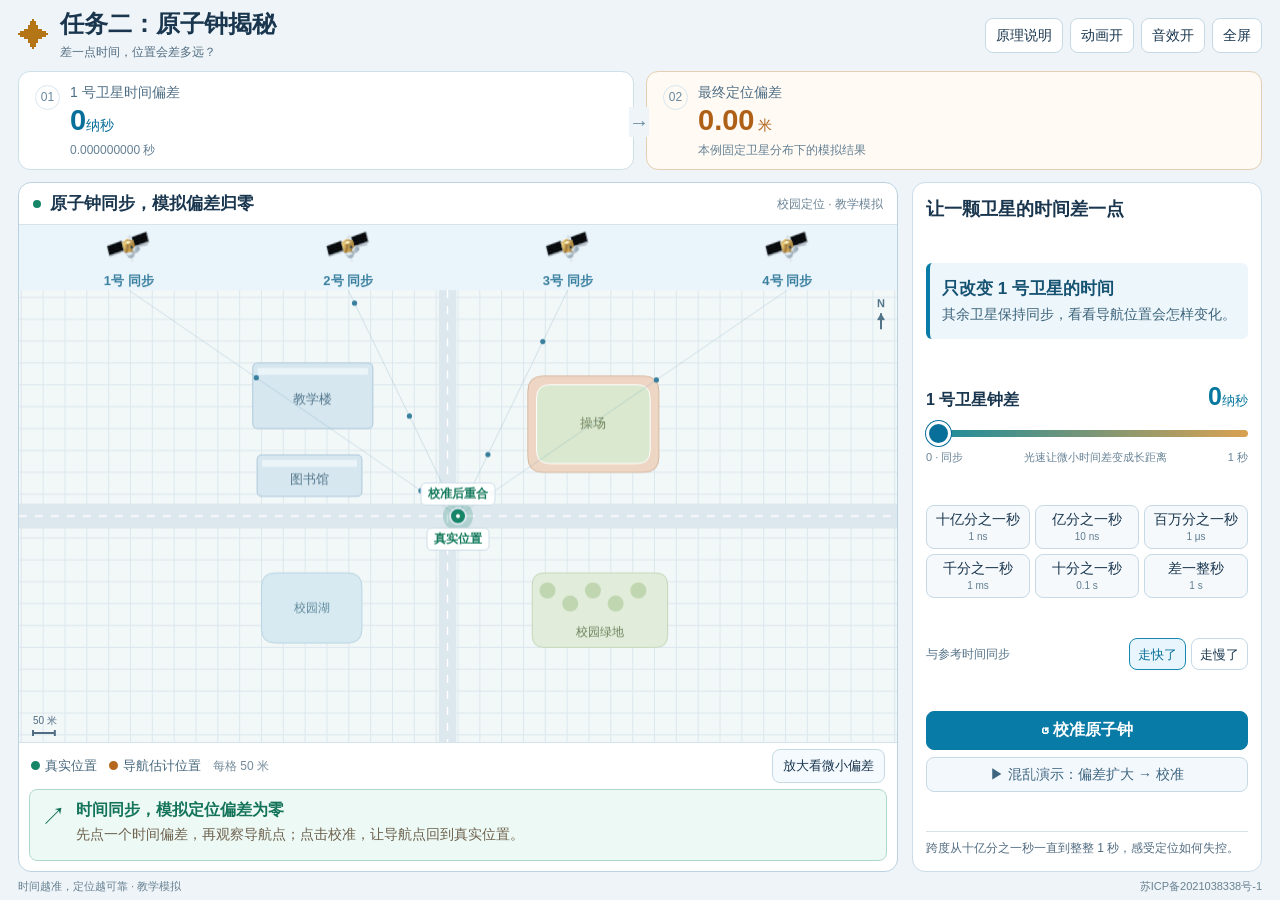
<file: site/index.html>
<!doctype html>
<html lang="zh-CN">
<head>
  <meta charset="utf-8"><meta name="viewport" content="width=device-width, initial-scale=1">
  <meta name="theme-color" content="#eef4f8"><title>任务二：原子钟揭秘</title>
  <link rel="icon" href="assets/satellite.svg" type="image/svg+xml"><link rel="stylesheet" href="style.css">
  <script defer src="model.js"></script><script defer src="scene.js"></script><script defer src="app.js"></script>
</head>
<body>
<main class="app">
  <header class="masthead">
    <a class="brand" href="./"><span class="brand-star" aria-hidden="true">✦</span><span><h1>任务二：原子钟揭秘</h1><small>差一点时间，位置会差多远？</small></span></a>
    <div class="header-actions"><button id="help-button">原理说明</button><button id="motion-button" aria-pressed="true">动画开</button><button id="sound-button" aria-pressed="true">音效开</button><button id="fullscreen-button">全屏</button></div>
  </header>
  <section class="cause-chain" aria-label="时间误差影响定位的过程">
    <div class="metric"><span class="step">01</span><div><p id="time-label">1 号卫星时间偏差</p><strong><span id="time-value">0</span><small id="time-unit">纳秒</small></strong><span class="metric-note" id="time-detail">0.000000000 秒</span></div><span class="chain-arrow" aria-hidden="true">→</span></div>
    <div class="metric metric-position"><span class="step">02</span><div><p>最终定位偏差</p><strong><span id="position-value">0.00</span><small> 米</small></strong><span class="metric-note" id="position-detail">本例卫星分布下的模拟结果</span></div></div>
  </section>
  <div class="workspace">
    <section class="map-panel calibrated" aria-labelledby="map-title">
      <div class="panel-heading"><h2 id="map-title"><span class="status-dot"></span>原子钟同步，模拟偏差归零</h2><span class="tag">校园定位 · 教学模拟</span></div>
      <div class="map-wrap"><canvas id="map" width="1000" height="580" aria-label="校园地图：绿色是真实位置，橙色是导航估计位置。调节卫星钟差观察变化。"></canvas></div>
      <div class="map-caption"><div class="legend"><span><i class="actual-dot"></i>真实位置</span><span><i class="estimate-dot"></i>导航估计位置</span><span class="grid-caption">每格 50 米</span></div><button id="zoom-button" aria-pressed="false">放大看微小偏差</button></div>
      <div class="observation" id="observation" role="status" aria-live="polite"><span class="observation-icon" aria-hidden="true">↗</span><div><strong id="observation-title">时间同步，模拟定位偏差为零</strong><p id="observation-text">先点一个时间偏差，再观察导航点；点击校准，让导航点回到真实位置。</p></div></div>
    </section>
    <aside class="control-panel" aria-labelledby="control-title">
      <div class="control-heading"><h2 id="control-title">让一颗卫星的时间差一点</h2></div>
      <p class="single-note"><strong>只改变 1 号卫星的时间</strong><br>其余卫星保持同步，看看导航位置会怎样变化。</p>
      <div class="clock-control">
        <label class="slider-label" for="clock-slider"><span id="slider-target">1 号卫星钟差</span><strong><span id="slider-value">0</span><small> ns</small></strong></label>
        <input id="clock-slider" type="range" min="0" max="1000000000" step="1" value="0" aria-describedby="unit-note">
        <div class="slider-ticks"><span>0 · 同步</span><span id="unit-note">光速让微小时间差变成长距离</span><span>1 秒</span></div>
      </div>
      <div class="presets" role="group" aria-label="快速选择时间偏差"><button data-ns="1" aria-pressed="false">十亿分之一秒<small>1 ns</small></button><button data-ns="10" aria-pressed="false">亿分之一秒<small>10 ns</small></button><button data-ns="1000" aria-pressed="false">百万分之一秒<small>1 μs</small></button><button data-ns="1000000" aria-pressed="false">千分之一秒<small>1 ms</small></button><button data-ns="100000000" aria-pressed="false">十分之一秒<small>0.1 s</small></button><button data-ns="1000000000" aria-pressed="false">差一整秒<small>1 s</small></button></div>
      <div class="direction" role="group" aria-label="钟差方向"><span id="clock-status">与参考时间同步</span><button data-direction="ahead" class="active" aria-pressed="true">走快了</button><button data-direction="behind" aria-pressed="false">走慢了</button></div>
      <div class="experiment-actions"><button class="primary-button" id="calibrate-button">↺ 校准原子钟</button><button class="demo-button" id="demo-button" aria-pressed="false">▶ 混乱演示：偏差扩大 → 校准</button></div>
      <div class="takeaway" id="experiment-tip">跨度从十亿分之一秒一直到整整 1 秒，感受定位如何失控。</div>
    </aside>
  </div>
  <footer><span>时间越准，定位越可靠 · 教学模拟</span><a href="https://beian.miit.gov.cn/" target="_blank" rel="noopener noreferrer">苏ICP备2021038338号-1</a></footer>
</main>
<div class="modal-backdrop" id="help-modal" hidden>
  <section class="help-dialog" role="dialog" aria-modal="true" aria-labelledby="help-title" tabindex="-1">
    <header><h2 id="help-title">原子钟怎样影响定位？</h2><button id="close-help">关闭说明 ×</button></header>
    <div class="help-content">
      <article><h3>① 时间算错，距离就算错</h3><p>信号以光速传播。1 纳秒对应约 30 厘米的测距误差，1 微秒约 300 米，1 毫秒约 300 千米，1 秒则是约 30 万千米。原子钟的稳定计时直接决定卫星测距能否可信。</p></article>
      <article><h3>② 一颗卫星失准，也会影响定位</h3><p>本实验只改变 1 号卫星的时间，其余卫星保持同步。先选择一个时间偏差，观察导航点偏离真实位置，再点击校准比较前后变化。</p><p>定位仍需要多颗卫星共同参与，画面中的其他卫星提供同步的参考信号。</p></article>
      <article><h3>③ 先预测，再操作</h3><p>从十亿分之一秒一路调到一整秒，测距误差会扩大多少倍？</p><button id="answer-button" aria-expanded="false" aria-controls="answer">查看解释 ＋</button><p id="answer" hidden>从 1 纳秒到 1 秒是 10 亿倍。光速不变，时间差扩大多少倍，单颗卫星的测距误差就扩大多少倍；最终定位偏差还与卫星分布有关。</p></article>
      <article><h3>教学模型与科学说明</h3><p>1 号卫星的发射钟差可调 0–1 秒。走快使该卫星伪距偏短，走慢使其偏长。地图会把超出校园范围的估计位置压缩到视野边缘，并用震动与警报强调“已经失控”；它是教学夸张效果，不是实际北斗精度评估。</p><p>大钟差下的定位偏差是局部线性模型的外推，不能当作真实定位结果；真实接收机可能无法定位。模型使用固定四颗卫星方向的局部二维线性最小二乘解算；真实三维定位还包含高度、大气、轨道、多路径和系统校正。“校准”只清除本实验设定的钟差。</p><p>真空光速：299792458 米/秒。<a href="https://www.beidou.gov.cn/xt/xtjs/" target="_blank" rel="noopener noreferrer">北斗卫星导航系统介绍</a></p></article>
    </div>
  </section>
</div>
</body>
</html>
</file>
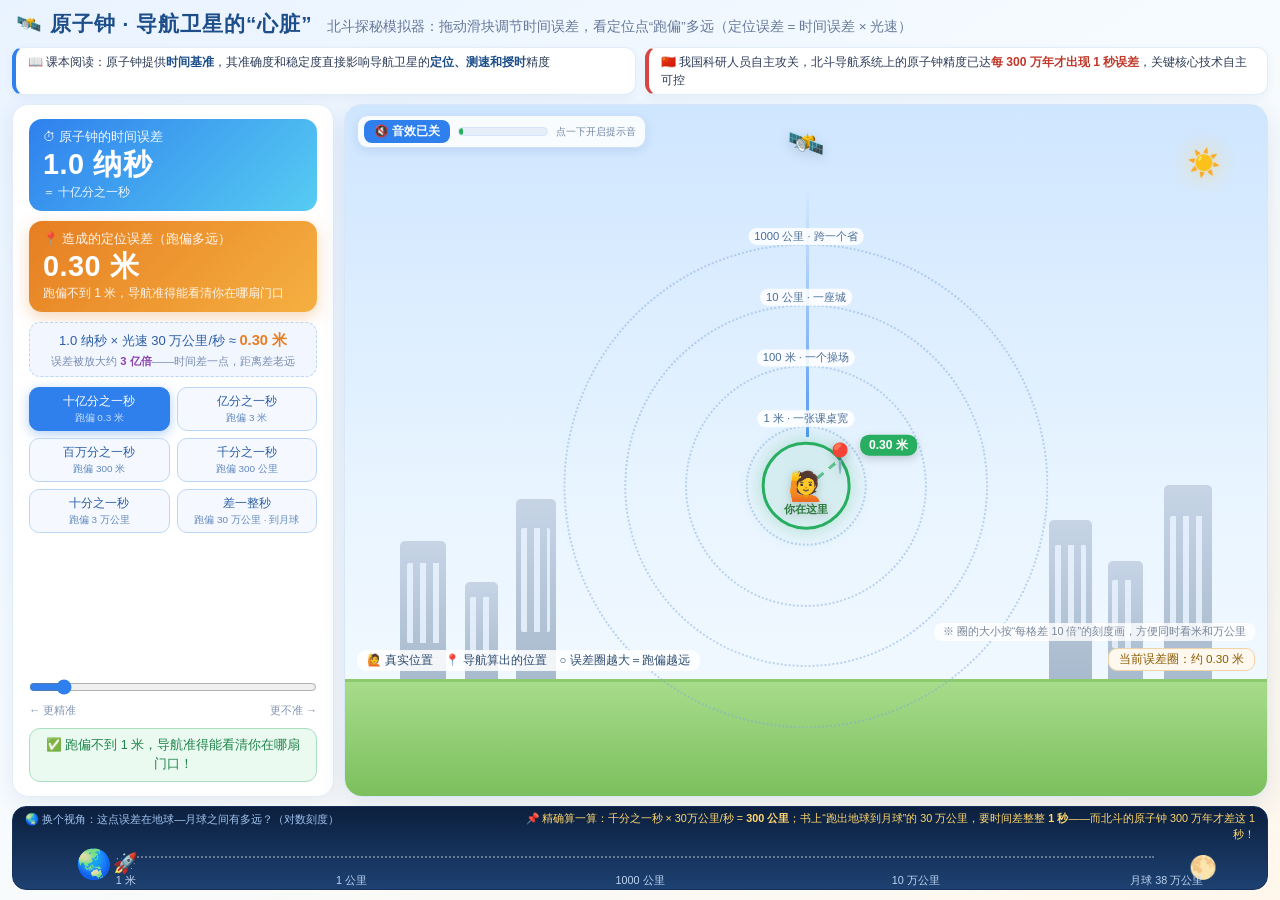
<file: reference/原子钟模拟器.html>
<!DOCTYPE html>
<html lang="zh-CN">
<head>
<meta charset="UTF-8">
<meta name="viewport" content="width=device-width, initial-scale=1.0">
<title>原子钟探秘 · 时间误差 → 定位误差</title>
<style>
  * { margin:0; padding:0; box-sizing:border-box; font-family:"Microsoft YaHei","PingFang SC",sans-serif; }
  html, body { height:100%; overflow:hidden; }
  body {
    background:linear-gradient(150deg,#e9f3ff,#f6fbff 45%,#fff7ec);
    color:#2b3a55; padding:10px 12px; display:flex; justify-content:center;
  }
  .app { width:100%; max-width:1420px; height:100%; display:flex; flex-direction:column; gap:9px; }

  /* ===== 顶部标题 ===== */
  header { display:flex; align-items:baseline; gap:14px; flex-wrap:wrap; padding:0 4px; }
  header h1 { font-size:clamp(18px,2.3vh,26px); color:#1d4e89; letter-spacing:1px; white-space:nowrap; }
  header .sub { font-size:clamp(12px,1.5vh,15px); color:#66799a; }

  /* ===== 课本阅读卡 ===== */
  .facts { display:flex; gap:9px; flex-wrap:wrap; }
  .facts span { flex:1 1 380px; background:#fff; border-radius:11px; padding:5px 12px;
    font-size:clamp(10.5px,1.35vh,13.5px); line-height:1.5; border:1px solid #e3edf8;
    box-shadow:0 3px 10px rgba(30,80,150,.06); }
  .facts .f1 { border-left:4px solid #2f80ed; }
  .facts .f2 { border-left:4px solid #d64541; }
  .facts b { color:#1d4e89; }
  .facts .f2 b { color:#c0392b; }

  /* ===== 主体：左侧控制台 + 右侧演示 ===== */
  .main { flex:1; display:flex; gap:10px; min-height:0; }

  .panel {
    flex:0 0 322px; background:#fff; border-radius:16px; border:1px solid #e3edf8;
    box-shadow:0 6px 22px rgba(30,80,150,.09); padding:14px 16px;
    display:flex; flex-direction:column; gap:10px; min-height:0; overflow:hidden;
  }

  .metric { border-radius:13px; padding:10px 14px; color:#fff; }
  .m-time { background:linear-gradient(135deg,#2f80ed,#56ccf2); }
  .m-dist { background:linear-gradient(135deg,#e67e22,#f5b041); box-shadow:0 5px 16px rgba(230,126,34,.32); }
  .metric .lbl { font-size:clamp(11px,1.4vh,13px); opacity:.92; }
  .metric .val { font-size:clamp(20px,3.2vh,32px); font-weight:bold; line-height:1.3; letter-spacing:.5px; }
  .metric .sub { font-size:clamp(11px,1.35vh,13px); opacity:.9; }
  .m-mag { background:#f1f6ff; color:#2b5ea7; border:1px dashed #bcd7f5; border-radius:11px;
           padding:6px 12px; text-align:center; line-height:1.55; }
  .m-mag #calcLine { font-size:clamp(11.5px,1.45vh,14.5px); }
  .m-mag #calcLine b { color:#e67e22; font-size:1.12em; }
  .m-mag .mag-sub { font-size:clamp(10px,1.25vh,12.5px); color:#7a8db0; margin-top:1px; }
  .m-mag .mag-sub b { color:#8e44ad; }

  .presets { display:grid; grid-template-columns:1fr 1fr; gap:7px; }
  .preset {
    border:1.5px solid #bcd7f5; background:#f5f9ff; color:#2b5ea7; border-radius:10px;
    padding:5px 4px; cursor:pointer; transition:.18s; line-height:1.3; font-size:clamp(10.5px,1.3vh,12.5px);
  }
  .preset small { font-size:.85em; opacity:.72; }
  .preset:hover { transform:translateY(-1px); box-shadow:0 3px 9px rgba(47,128,237,.18); }
  .preset.active { background:#2f80ed; border-color:#2f80ed; color:#fff; box-shadow:0 3px 12px rgba(47,128,237,.38); }

  .slider-wrap { margin-top:auto; }
  input[type=range] { width:100%; accent-color:#2f80ed; height:24px; cursor:pointer; }
  .slider-labels { display:flex; justify-content:space-between; font-size:clamp(10px,1.25vh,12px); color:#8296b3; }

  .verdict { border-radius:11px; padding:7px 12px; font-size:clamp(11.5px,1.4vh,13.5px); line-height:1.5; text-align:center; }
  .v-good { background:#eafaf1; color:#1e8449; border:1px solid #a9dfbf; }
  .v-mid  { background:#fff6e6; color:#9a6200; border:1px solid #f0c987; }
  .v-bad  { background:#fdecea; color:#a13327; border:1px solid #f5b7b1; font-weight:bold; }

  /* ===== 城市视角大屏 ===== */
  .stage {
    flex:1; position:relative; border-radius:18px; overflow:hidden; min-width:0;
    background:linear-gradient(#cfe6ff 0%,#e8f4ff 55%,#f6fbff 100%);
    border:1px solid #d8e7f8; box-shadow:0 8px 26px rgba(30,80,150,.12);
  }
  .sun { position:absolute; right:5%; top:6%; font-size:clamp(20px,3vh,32px); filter:drop-shadow(0 0 12px #ffd76e); }
  .ground { position:absolute; left:0; right:0; bottom:0; height:17%;
            background:linear-gradient(#a7dc8a,#7cbf5e); border-top:3px solid #8ecb6e; }
  .bld { position:absolute; bottom:17%; background:linear-gradient(#c6d4e6,#a8bacd); border-radius:5px 5px 0 0; }
  .bld::after { content:""; position:absolute; inset:16% 14% auto 14%; height:58%;
                background:repeating-linear-gradient(90deg,#eaf3ff 0 6px,transparent 6px 13px); opacity:.85; border-radius:2px; }
  .sat { position:absolute; left:50%; top:3%; transform:translateX(-50%); font-size:clamp(22px,3.4vh,38px);
         animation:float 3.2s ease-in-out infinite; filter:drop-shadow(0 3px 6px rgba(0,0,0,.12)); }
  @keyframes float { 0%,100%{transform:translateX(-50%) translateY(0);} 50%{transform:translateX(-50%) translateY(-7px);} }
  .beam { position:absolute; left:50%; top:12%; width:3px; height:36%; transform-origin:top center;
          background:linear-gradient(#2f80ed00,#2f80edcc); animation:sway 2.6s ease-in-out infinite; }
  @keyframes sway { 0%,100%{transform:rotate(-13deg);} 50%{transform:rotate(13deg);} }

  .ring { position:absolute; left:var(--cx); top:var(--cy); transform:translate(-50%,-50%);
          border-radius:50%; border:2px dashed #9fc3ef99; pointer-events:none; }
  .ring.landmark { border-style:dotted; border-color:#7ea9dd77; }
  .ring .rl { position:absolute; left:50%; top:-9px; transform:translate(-50%,-50%); white-space:nowrap;
              font-size:clamp(9.5px,1.25vh,12.5px); color:#4a6d99; background:#ffffffd9; padding:1px 6px; border-radius:8px; }
  .ring.main { border-style:solid; border-width:3px; transition:width .35s ease,height .35s ease,border-color .35s ease; }

  .you { position:absolute; left:var(--cx); top:var(--cy); transform:translate(-50%,-50%); z-index:4;
         font-size:clamp(20px,3.2vh,34px); filter:drop-shadow(0 2px 4px rgba(0,0,0,.18)); }
  .you::after { content:"你在这里"; position:absolute; left:50%; top:100%; transform:translateX(-50%);
                white-space:nowrap; font-size:clamp(9px,1.2vh,11.5px); color:#2b7a3c; font-weight:bold; }
  .pin { position:absolute; left:var(--cx); top:var(--cy); z-index:5; transform:translate(-50%,-50%);
         transition:transform .45s cubic-bezier(.34,1.3,.64,1); }
  .pin .dot { font-size:clamp(20px,3.2vh,34px); display:block; filter:drop-shadow(0 2px 5px rgba(0,0,0,.2)); }
  .pin .tagbox { position:absolute; left:105%; top:-6px; white-space:nowrap; font-size:clamp(10px,1.35vh,14px);
                 font-weight:bold; color:#fff; background:#e67e22; padding:2px 9px; border-radius:9px;
                 box-shadow:0 3px 8px rgba(0,0,0,.18); }
  .trail { position:absolute; left:var(--cx); top:var(--cy); z-index:3; height:3px; transform-origin:0 50%;
           background:repeating-linear-gradient(90deg,#e67e2288 0 8px,transparent 8px 15px);
           transition:width .4s ease, transform .4s ease; }
  .stage-hint { position:absolute; left:12px; bottom:calc(17% + 8px); font-size:clamp(10px,1.3vh,13px);
                color:#2b4a6f; background:#ffffffd9; padding:3px 10px; border-radius:9px; }

  /* ===== 音效开关 ===== */
  .sound-chip { position:absolute; left:12px; top:10px; z-index:6; display:flex; align-items:center; gap:8px;
    background:#ffffffdd; border:1px solid #cfe0f5; border-radius:11px; padding:4px 9px 4px 6px;
    box-shadow:0 3px 10px rgba(30,80,150,.12); }
  .sound-chip button { border:none; background:#2f80ed; color:#fff; border-radius:8px; padding:4px 10px;
    cursor:pointer; font-size:clamp(10px,1.3vh,12.5px); font-weight:bold; transition:.18s; white-space:nowrap; }
  .sound-chip button:hover { filter:brightness(1.08); }
  .sound-chip button.on { background:#e74c3c; box-shadow:0 0 0 3px #e74c3c33; }
  .vol-wrap { width:clamp(54px,7vw,90px); height:9px; background:#e6eef9; border-radius:99px; overflow:hidden;
              border:1px solid #d6e4f5; }
  .vol-wrap i { display:block; height:100%; width:0%; background:#27ae60; border-radius:99px;
                transition:width .25s ease, background .25s ease; }
  .sound-chip .tip { font-size:clamp(9px,1.15vh,11.5px); color:#7186a4; white-space:nowrap; }

  .shake { animation:shake .2s infinite; }
  @keyframes shake { 0%{transform:translate(0,0)} 25%{transform:translate(-2px,1px)} 50%{transform:translate(2px,-1px)} 75%{transform:translate(-1px,-2px)} 100%{transform:translate(1px,2px)} }
  .zoom-tip { position:absolute; right:12px; bottom:calc(17% + 8px); font-size:clamp(10px,1.3vh,13px);
              color:#8a5a00; background:#fff8ef; padding:3px 10px; border-radius:9px; border:1px solid #f0d4a8; }
  .scale-note { position:absolute; right:12px; bottom:calc(17% + 38px); font-size:clamp(9.5px,1.2vh,12px);
                color:#7a8699; background:#ffffffcc; padding:2px 9px; border-radius:8px; }

  /* ===== 底部太空刻度 ===== */
  .track { flex:0 0 auto; height:clamp(58px,9.5vh,84px); background:linear-gradient(#0c1f3d,#1d4172);
           border-radius:14px; position:relative; overflow:hidden; border:1px solid #16325c; }
  .track .path { position:absolute; left:9%; right:9%; top:60%; border-top:2px dotted #ffffff55; }
  .track .pl { position:absolute; bottom:8px; }
  .earth { left:5%; font-size:clamp(20px,3.2vh,32px); }
  .moon  { right:4%; font-size:clamp(16px,2.5vh,24px); }
  .rk { position:absolute; bottom:14px; font-size:clamp(14px,2.2vh,22px); transition:left .45s ease; transform:translateX(-50%); }
  .tk-lbl { position:absolute; bottom:1px; transform:translateX(-50%); color:#cfe3ff; font-size:clamp(9px,1.2vh,11.5px); white-space:nowrap; opacity:.9; }
  .tk-title { position:absolute; left:12px; top:5px; color:#9fc3ef; font-size:clamp(10px,1.25vh,12.5px); }
  .tk-note { position:absolute; right:12px; top:4px; max-width:60%; text-align:right;
             color:#ffd76e; font-size:clamp(9.5px,1.2vh,12px); line-height:1.45; }

  @media (max-height:720px){
    .panel { padding:10px 12px; gap:7px; }
    .metric { padding:8px 12px; }
    .preset { padding:3px 4px; }
    .m-mag { padding:5px 10px; }
  }
  @media (max-width:900px){
    .main { flex-direction:column; }
    .panel { flex:0 0 auto; }
    .stage { min-height:200px; }
    .scale-note { display:none; }
  }
</style>
</head>
<body>
<div class="app">

  <header>
    <h1>🛰️ 原子钟 · 导航卫星的“心脏”</h1>
    <span class="sub">北斗探秘模拟器：拖动滑块调节时间误差，看定位点“跑偏”多远（定位误差 = 时间误差 × 光速）</span>
  </header>

  <div class="facts">
    <span class="f1">📖 课本阅读：原子钟提供<b>时间基准</b>，其准确度和稳定度直接影响导航卫星的<b>定位、测速和授时</b>精度</span>
    <span class="f2">🇨🇳 我国科研人员自主攻关，北斗导航系统上的原子钟精度已达<b>每 300 万年才出现 1 秒误差</b>，关键核心技术自主可控</span>
  </div>

  <div class="main">
    <!-- 左侧控制台 -->
    <div class="panel">
      <div class="metric m-time">
        <div class="lbl">⏱ 原子钟的时间误差</div>
        <div class="val" id="tErr">1 纳秒</div>
        <div class="sub" id="tErrSub">＝ 十亿分之一秒</div>
      </div>

      <div class="metric m-dist">
        <div class="lbl">📍 造成的定位误差（跑偏多远）</div>
        <div class="val" id="pErr">0.30 米</div>
        <div class="sub" id="pErrSub">几乎感觉不到，导航很准</div>
      </div>

      <div class="m-mag">
        <div id="calcLine">1 纳秒 × 光速 30 万公里/秒 ≈ <b>0.3 米</b></div>
        <div class="mag-sub">误差被放大约 <b>3 亿倍</b>——时间差一点，距离差老远</div>
      </div>

      <div class="presets" id="presets">
        <button class="preset" data-exp="-9">十亿分之一秒<small><br>跑偏 0.3 米</small></button>
        <button class="preset" data-exp="-8">亿分之一秒<small><br>跑偏 3 米</small></button>
        <button class="preset" data-exp="-6">百万分之一秒<small><br>跑偏 300 米</small></button>
        <button class="preset" data-exp="-3">千分之一秒<small><br>跑偏 300 公里</small></button>
        <button class="preset" data-exp="-1">十分之一秒<small><br>跑偏 3 万公里</small></button>
        <button class="preset" data-exp="0">差一整秒<small><br>跑偏 30 万公里 · 到月球</small></button>
      </div>

      <div class="slider-wrap">
        <input type="range" id="slider" min="-10" max="0" step="0.02" value="-9">
        <div class="slider-labels"><span>← 更精准</span><span>更不准 →</span></div>
      </div>

      <div class="verdict v-good" id="verdict">✅ 时间足够精准，定位稳稳的！</div>
    </div>

    <!-- 城市视角 -->
    <div class="stage" id="stage">
      <div class="sound-chip">
        <button id="soundBtn">🔇 音效已关</button>
        <span class="vol-wrap"><i id="volBar"></i></span>
        <span class="tip" id="soundTip">点一下开启提示音</span>
      </div>
      <div class="sun">☀️</div>
      <div class="sat">🛰️</div>
      <div class="beam"></div>
      <div class="ground"></div>
      <div class="bld" style="left:6%;width:5%;height:20%"></div>
      <div class="bld" style="left:13%;width:3.6%;height:14%"></div>
      <div class="bld" style="left:18.5%;width:4.4%;height:26%"></div>
      <div class="bld" style="right:6%;width:5.2%;height:28%"></div>
      <div class="bld" style="right:13.5%;width:3.8%;height:17%"></div>
      <div class="bld" style="right:19%;width:4.6%;height:23%"></div>

      <div id="rings"></div>
      <div class="trail" id="trail"></div>
      <div class="you">🙋</div>
      <div class="pin" id="pin"><span class="dot">📍</span><span class="tagbox" id="pinTag">0.3 米</span></div>

      <div class="stage-hint">🙋 真实位置　📍 导航算出的位置　○ 误差圈越大＝跑偏越远</div>
      <div class="zoom-tip" id="zoomTip">当前误差圈：约 0.3 米</div>
      <div class="scale-note">※ 圈的大小按“每格差 10 倍”的刻度画，方便同时看米和万公里</div>
    </div>
  </div>

  <!-- 底部太空刻度 -->
  <div class="track">
    <div class="tk-title">🌏 换个视角：这点误差在地球—月球之间有多远？（对数刻度）</div>
    <div class="tk-note">📌 精确算一算：千分之一秒 × 30万公里/秒 = <b>300 公里</b>；书上“跑出地球到月球”的 30 万公里，要时间差整整 <b>1 秒</b>——而北斗的原子钟 300 万年才差这 1 秒！</div>
    <div class="path"></div>
    <div class="pl earth">🌏</div>
    <div class="pl moon">🌕</div>
    <div class="rk" id="rocket">🚀</div>
    <div class="tk-lbl" style="left:9%">1 米</div>
    <div class="tk-lbl" style="left:27%">1 公里</div>
    <div class="tk-lbl" style="left:50%">1000 公里</div>
    <div class="tk-lbl" style="left:72%">10 万公里</div>
    <div class="tk-lbl" style="left:92%">月球 38 万公里</div>
  </div>
</div>

<script>
(function(){
  const C = 299792458;                                          // 光速 m/s
  const LOG_MIN = Math.log10(0.03), LOG_MAX = Math.log10(3e8);   // 0.03 米 → 3 亿米
  const RINGS = [
    { m: 1,      t: '1 米 · 一张课桌宽' },
    { m: 100,    t: '100 米 · 一个操场' },
    { m: 1e4,    t: '10 公里 · 一座城' },
    { m: 1e6,    t: '1000 公里 · 跨一个省' },
    { m: 3.84e8, t: '38 万公里 · 到月球' }
  ];

  const stage   = document.getElementById('stage');
  const ringsBox= document.getElementById('rings');
  const pin     = document.getElementById('pin'), pinTag = document.getElementById('pinTag');
  const trail   = document.getElementById('trail');
  const slider  = document.getElementById('slider');
  const tErr    = document.getElementById('tErr'), tErrSub = document.getElementById('tErrSub');
  const pErr    = document.getElementById('pErr'), pErrSub = document.getElementById('pErrSub');
  const verdict = document.getElementById('verdict'), zoomTip = document.getElementById('zoomTip');
  const calcLine = document.getElementById('calcLine');
  const rocket  = document.getElementById('rocket'), presets = document.querySelectorAll('.preset');
  const soundBtn = document.getElementById('soundBtn'), volBar = document.getElementById('volBar'),
        soundTip = document.getElementById('soundTip');

  let cx = 0, cy = 0, rMax = 100, wob = 0, curErr = 0, curLevel = 0;
  let curVerdict = 'v-good', seenVerdict = 'v-good';
  const ANGLE = -42;

  function layout(){
    const W = stage.clientWidth, H = stage.clientHeight;
    cx = W * 0.5;  cy = H * 0.55;
    rMax = Math.min(W * 0.42, H * 0.46);
    stage.style.setProperty('--cx', cx + 'px');
    stage.style.setProperty('--cy', cy + 'px');
    buildRings();
    render();
  }

  function rOf(m){                     // 误差(米) → 半径(像素)，对数映射
    const t = (Math.log10(Math.max(m, 0.01)) - LOG_MIN) / (LOG_MAX - LOG_MIN);
    return 14 + Math.min(Math.max(t, 0), 1) * (rMax - 14);
  }

  function buildRings(){
    ringsBox.innerHTML = '';
    RINGS.forEach(l => {
      const r = rOf(l.m);
      if (r > rMax - 4 || r < 15) return;
      const d = document.createElement('div');
      d.className = 'ring landmark';
      d.style.width = d.style.height = (r * 2) + 'px';
      d.innerHTML = '<span class="rl">' + l.t + '</span>';
      ringsBox.appendChild(d);
    });
    const main = document.createElement('div');
    main.className = 'ring main'; main.id = 'mainRing';
    ringsBox.appendChild(main);
  }

  const NAMES = { '-9':'十亿分之一秒','-8':'亿分之一秒','-7':'千万分之一秒','-6':'百万分之一秒',
                  '-5':'十万分之一秒','-4':'万分之一秒','-3':'千分之一秒','-2':'百分之一秒',
                  '-1':'十分之一秒','0':'整整 1 秒' };

  function fmtTimeVal(t){
    if (t >= 0.5)  return t.toFixed(1) + ' 秒';
    if (t >= 1e-3) return (t*1e3).toFixed(t*1e3 >= 10 ? 0 : 1) + ' 毫秒';
    if (t >= 1e-6) return (t*1e6).toFixed(t*1e6 >= 10 ? 0 : 1) + ' 微秒';
    if (t >= 1e-9) return (t*1e9).toFixed(t*1e9 >= 10 ? 0 : 1) + ' 纳秒';
    return (t*1e12).toFixed(1) + ' 皮秒';
  }
  function fmtName(t){
    const e = Math.round(Math.log10(t));
    return '＝ ' + (NAMES[e] || ('10^' + e + ' 秒'));
  }
  function fmtDist(m){
    if (m < 1)     return m.toFixed(2) + ' 米';
    if (m < 1000)  return (m >= 10 ? Math.round(m) : m.toFixed(1)) + ' 米';
    const km = m / 1000;
    if (km < 1e4)  return (km >= 100 ? Math.round(km) : km.toFixed(1)) + ' 公里';
    if (km < 1e8)  return Math.round(km).toLocaleString() + ' 公里';
    return (km / 1e4).toFixed(1) + ' 万公里';
  }
  function verdictOf(m){
    if (m < 1)     return ['v-good','✅ 跑偏不到 1 米，导航准得能看清你在哪扇门口！'];
    if (m < 30)    return ['v-good','✅ 只差几米到几十米，导航基本不会带错路。'];
    if (m < 1000)  return ['v-mid','⚠️ 已经差出几百米到几公里，可能把你带到隔壁小区或另一个路口。'];
    if (m < 1e5)   return ['v-bad','😱 跑偏上百公里，导航直接把你带到别的城市了！'];
    if (m < 3.5e5) return ['v-bad','😱 差近 30 万公里——快“跑出”地球、飞到月球了！'];
    return ['v-bad','😱 超过 38 万公里，已经冲过月球轨道，彻底“失联”！'];
  }

  function render(){
    const t = Math.pow(10, parseFloat(slider.value));
    const err = t * C;

    tErr.textContent = fmtTimeVal(t);
    tErrSub.textContent = fmtName(t);
    pErr.textContent = fmtDist(err);
    calcLine.innerHTML = fmtTimeVal(t) + ' × 光速 30 万公里/秒 ≈ <b>' + fmtDist(err) + '</b>';

    const v = verdictOf(err);
    pErrSub.textContent = v[1].replace(/^[✅⚠️😱]\s*/, '').replace(/[！。]$/, '');
    verdict.className = 'verdict ' + v[0];
    verdict.textContent = v[1];
    curVerdict = v[0];
    zoomTip.textContent = '当前误差圈：约 ' + fmtDist(err);

    const r = rOf(err);
    const col = err < 1 ? '#27ae60' : err < 1000 ? '#f0a020' : err < 1e5 ? '#e67e22' : '#e74c3c';

    const main = document.getElementById('mainRing');
    if (main){
      main.style.width = main.style.height = (r * 2) + 'px';
      main.style.borderColor = col;
      main.style.background = col + '18';
      main.style.boxShadow = '0 0 22px ' + col + '55';
    }

    const a = (ANGLE + Math.sin(wob) * 3) * Math.PI / 180;
    const dx = Math.cos(a) * r, dy = Math.sin(a) * r;
    pin.style.transform = 'translate(-50%,-50%) translate(' + dx + 'px,' + dy + 'px)';
    pinTag.textContent = fmtDist(err);
    pinTag.style.background = col;
    pinTag.style.left = dx < 0 ? 'auto' : '105%';
    pinTag.style.right = dx < 0 ? '105%' : 'auto';
    trail.style.width = r + 'px';
    trail.style.transform = 'rotate(' + a + 'rad)';
    trail.style.background = 'repeating-linear-gradient(90deg,' + col + 'aa 0 8px,transparent 8px 15px)';

    const frac = Math.min(Math.max(Math.log10(err) / Math.log10(3.84e8), 0), 1);
    rocket.style.left = (9 + frac * 82) + '%';

    curErr = err; curLevel = levelOf(err);

    presets.forEach(b => b.classList.toggle('active',
      Math.abs(parseFloat(b.dataset.exp) - parseFloat(slider.value)) < 0.03));
  }

  /* ================= 音效引擎：误差越大，声音越响、越急 ================= */
  const LOG_A = Math.log10(0.3), LOG_B = Math.log10(3e8);
  let actx = null, master = null, audioOn = false;
  let lastTick = 0, lastBeep = 0, lastDeep = 0, alt = 0;

  function levelOf(m){        // 0（很准）→ 1（跑偏到月球）
    const t = (Math.log10(Math.max(m, 0.01)) - LOG_A) / (LOG_B - LOG_A);
    return Math.min(Math.max(t, 0), 1);
  }
  function ensureAudio(){
    if (actx) return;
    const AC = window.AudioContext || window.webkitAudioContext;
    actx = new AC();
    master = actx.createGain();
    master.gain.value = 0.9;
    master.connect(actx.destination);
  }
  function blip(freq, dur, vol, type){       // 合成一个短音
    const t = actx.currentTime;
    const o = actx.createOscillator(), g = actx.createGain();
    o.type = type || 'sine';
    o.frequency.setValueAtTime(freq, t);
    g.gain.setValueAtTime(0.0001, t);
    g.gain.linearRampToValueAtTime(vol, t + 0.01);
    g.gain.exponentialRampToValueAtTime(0.0001, t + dur);
    o.connect(g); g.connect(master);
    o.start(t); o.stop(t + dur + 0.03);
  }

  setInterval(function(){
    const L = curLevel, now = performance.now();

    // 音量/强度条（无论是否开启音效都显示，作为“危险度”指示）
    volBar.style.width = (4 + L * 96).toFixed(0) + '%';
    volBar.style.background = L < 0.4 ? '#27ae60' : L < 0.72 ? '#f0a020' : '#e74c3c';
    stage.classList.toggle('shake', audioOn && L > 0.85);

    if (!audioOn || !actx) return;
    master.gain.setTargetAtTime(0.35 + L * 0.65, actx.currentTime, 0.12);   // 总音量随误差升高

    // ⓪ 刚刚“掉进危险区”：来一串升级警报
    if (curVerdict === 'v-bad' && seenVerdict !== 'v-bad'){
      [0, 150, 300].forEach((d, i) => setTimeout(function(){
        if (audioOn && actx) blip(700 + i * 260, 0.16, 0.24, 'triangle');
      }, d));
    }
    seenVerdict = curVerdict;

    // ① 钟表滴答：越不准，滴答越快、音调越低、越响
    const tickGap = 900 - L * 760;                                          // 900ms → 140ms
    if (now - lastTick > tickGap){
      lastTick = now;
      blip(1250 - L * 520, 0.05, 0.12 + L * 0.10, 'square');
    }
    // ② 警示双音：误差超过 300 米后加入，越来越急
    if (curErr > 300){
      const gap = 640 - L * 440;                                            // 640ms → 200ms
      if (now - lastBeep > gap){
        lastBeep = now; alt = 1 - alt;
        blip(alt ? 900 : 660, 0.16, 0.20, 'triangle');
        blip(alt ? 1800 : 1320, 0.09, 0.06, 'sine');
      }
    }
    // ③ 低频轰鸣：误差超过 100 公里后的“危险”音
    if (curErr > 1e5 && now - lastDeep > 300){
      lastDeep = now;
      blip(150, 0.24, 0.22, 'sawtooth');
    }
  }, 55);

  soundBtn.addEventListener('click', function(){
    ensureAudio();
    if (actx.state === 'suspended') actx.resume();
    audioOn = !audioOn;
    soundBtn.classList.toggle('on', audioOn);
    soundBtn.textContent = audioOn ? '🔊 音效开启' : '🔇 音效已关';
    soundTip.textContent = audioOn ? '误差越大，声音越响越急' : '点一下开启提示音';
    seenVerdict = curVerdict;
    if (!audioOn) stage.classList.remove('shake');
  });
  document.addEventListener('visibilitychange', function(){
    if (!actx) return;
    if (document.hidden) actx.suspend();
    else if (audioOn) actx.resume();
  });

  slider.addEventListener('input', render);
  presets.forEach(b => b.addEventListener('click', () => { slider.value = b.dataset.exp; render(); }));
  window.addEventListener('resize', layout);
  setInterval(() => { wob += 0.45; render(); }, 450);
  layout();
})();
</script>
</body>
</html>
</file>
<file: site/style.css>
:root{color-scheme:light;--bg:#eef4f8;--text:#19364e;--muted:#526c80;--blue:#086f9a;--green:#168568;--orange:#b4681d;--font:"PingFang SC","Microsoft YaHei",Arial,sans-serif}
*{box-sizing:border-box}body{margin:0;background:var(--bg);color:var(--text);font:16px/1.5 var(--font)}button,input{font:inherit}button{cursor:pointer;touch-action:manipulation;color:inherit;border:1px solid #c6d9e4;border-radius:8px;background:#fff;padding:6px 10px;min-height:34px}button:hover{border-color:#1988b1;background:#edf7fd}button:disabled{cursor:default;opacity:.8}button:focus,a:focus,input:focus{outline:3px solid #e5a33c;outline-offset:2px}[hidden]{display:none!important}a{color:var(--blue)}button.active{color:#086f9a;background:#e8f5fc;border-color:#1687b0}.app{height:100vh;min-height:640px;max-width:1920px;padding:0 18px;margin:auto;display:flex;flex-direction:column}.masthead{flex:none;min-height:64px;display:flex;align-items:center;justify-content:space-between;padding:8px 0}.brand{display:flex;align-items:center;text-decoration:none;color:var(--text)}.brand-star{font-size:32px;color:#b47516;margin-right:10px}.brand h1{font-size:24px;line-height:1.3;margin:0}.brand small{font-size:12px;color:var(--muted)}.header-actions{display:flex}.header-actions button{margin-left:7px;font-size:14px}
.cause-chain{flex:none;display:grid;grid-template-columns:repeat(2,minmax(0,1fr));grid-gap:12px;margin-bottom:12px}.metric{position:relative;display:flex;background:#fff;border:1px solid #cddfe9;border-radius:12px;padding:10px 16px}.step{font-size:12px;color:#68889e;border:1px solid #d8e6ef;border-radius:50%;width:25px;height:25px;text-align:center;line-height:23px;margin:3px 10px 0 0;flex-shrink:0}.metric p{font-size:14px;color:#506f85;margin:0}.metric strong{font-size:29px;line-height:1.2;display:block;color:var(--blue);font-variant-numeric:tabular-nums}.metric strong small{font-size:14px;font-weight:400}.metric-note{font-size:12px;color:#648093;display:block;margin-top:3px}.metric-position{background:#fffaf4;border-color:#e4cfb4}.metric-position strong{color:#ae6017}.chain-arrow{position:absolute;right:-16px;top:36%;z-index:1;width:20px;text-align:center;background:var(--bg);color:#68889e;font-size:20px}
.workspace{flex:1;min-height:0;display:grid;grid-template-columns:minmax(0,1fr) 350px;grid-gap:14px}.map-panel{min-width:0;min-height:0;background:#fff;border:1px solid #bbd2e0;border-radius:13px;overflow:hidden;display:flex;flex-direction:column}.panel-heading{flex:none;display:flex;justify-content:space-between;align-items:center;padding:8px 14px;border-bottom:1px solid #d5e3ed;min-height:39px}.panel-heading h2{font-size:17px;margin:0;display:flex;align-items:center}.status-dot{width:8px;height:8px;background:var(--orange);border-radius:50%;margin-right:9px}.calibrated .status-dot{background:var(--green)}.tag{font-size:12px;color:#6b8596}.map-wrap{flex:1;min-height:0;position:relative;background:#f3f9fd}#map{display:block;width:100%;height:100%;position:absolute;inset:0}.map-caption{flex:none;display:flex;align-items:center;justify-content:space-between;padding:6px 12px;border-top:1px solid #d3e2eb}.legend{display:flex;align-items:center;flex-wrap:wrap;font-size:13px;color:#47677d}.legend>span{margin-right:12px;white-space:nowrap}.legend i{display:inline-block;width:9px;height:9px;border-radius:50%;margin-right:5px}.actual-dot{background:#168568}.estimate-dot{background:#b4681d}.grid-caption{color:#758b9b;font-size:12px}.map-caption button{font-size:13px;white-space:nowrap;background:#f5faff}.map-caption button[aria-pressed=true]{border-color:#1d87ae;color:#08729c;background:#e7f5fc}.observation{flex:none;margin:0 10px 10px;padding:8px 11px;border:1px solid #e7d2b7;border-radius:8px;background:#fff8ee;display:flex;min-height:72px}.observation-icon{font-size:25px;color:#a9691c;margin-right:10px}.observation strong{font-size:16px;color:#885017}.observation p{margin:2px 0 0;font-size:14px;color:#6d614e}.calibrated .observation{background:#edf9f4;border-color:#b1d9ca}.calibrated .observation strong,.calibrated .observation-icon{color:#14745a}.common-bias .observation{background:#edf6ff;border-color:#b8d3e9}.common-bias .observation strong{color:#14628c}
.control-panel{min-height:0;background:#fff;border:1px solid #cbdde8;border-radius:13px;padding:13px;display:flex;flex-direction:column;justify-content:space-between}.control-heading h2{font-size:18px;margin:0 0 8px}.slider-label{display:flex;align-items:baseline;justify-content:space-between;font-size:16px;font-weight:600;margin-top:7px}.slider-label strong{font-size:25px;color:#08789f;font-variant-numeric:tabular-nums}.slider-label small{font-size:13px;font-weight:400}#clock-slider{width:100%;display:block;appearance:none;-webkit-appearance:none;height:7px;border-radius:5px;background:linear-gradient(90deg,#168b9e,#d9a151);margin:15px 0 12px;cursor:ew-resize;touch-action:pan-y}#clock-slider::-webkit-slider-thumb{appearance:none;-webkit-appearance:none;width:25px;height:25px;border:3px solid white;border-radius:50%;background:#086f9a;box-shadow:0 0 0 1px #086f9a}#clock-slider::-moz-range-thumb{width:19px;height:19px;border:3px solid white;border-radius:50%;background:#086f9a}.slider-ticks{display:flex;justify-content:space-between;font-size:11px;color:#688396;margin-bottom:8px}.presets{display:grid;grid-template-columns:repeat(4,1fr);grid-gap:5px}.presets button{padding:5px 2px;font-size:14px;background:#f5f9fc}.presets button.active{color:#08729e;background:#e8f5fc;border-color:#1887b1}.direction{display:flex;align-items:center;margin:9px 0;font-size:12px}.direction>span{margin-right:auto;color:#557388}.direction button{font-size:13px;padding:4px 8px;min-height:32px;margin-left:5px}.primary-button{background:#087ba7;border-color:#087ba7;color:#fff;font-weight:600;font-size:16px;width:100%;min-height:39px}.primary-button:hover{background:#06658c;border-color:#06658c}.demo-button{width:100%;background:#f3f8fc;margin-top:7px;min-height:35px;font-size:14px;color:#3e6580}.demo-button[aria-pressed=true]{border-color:#a97931;background:#fff7eb;color:#985e17}.takeaway{margin-top:8px;border-top:1px solid #d6e3eb;padding-top:7px;font-size:12px;color:#526c80}footer{flex:none;display:flex;justify-content:space-between;padding:6px 0;font-size:11px;color:#688192}footer a{color:inherit;text-decoration:none}
.modal-backdrop{position:fixed;top:0;left:0;width:100%;height:100%;background:rgba(25,54,78,.3);display:flex;align-items:center;justify-content:center;padding:20px;z-index:10}.help-dialog{background:#fff;border:1px solid #c6d9e4;border-radius:15px;max-width:780px;width:100%;max-height:90vh;display:flex;flex-direction:column;box-shadow:0 20px 70px rgba(25,54,78,.2)}.help-dialog header{padding:14px 20px;display:flex;align-items:center;justify-content:space-between;border-bottom:1px solid #d5e3ed}.help-dialog h2{font-size:21px;margin:0}.help-content{overflow:auto;padding:0 22px 16px}.help-content h3{font-size:18px;color:#086f9a;margin:18px 0 7px}.help-content p{font-size:15px;margin:6px 0;line-height:1.8}.help-content article+article{border-top:1px solid #e1eaf0;margin-top:16px}.help-content #answer{padding:10px;background:#edf7fc;border-radius:7px}
@media(min-width:1600px) and (min-height:850px){.workspace{grid-template-columns:minmax(0,1fr) 390px}.control-panel{padding:20px}.control-heading h2{font-size:21px}.presets button,.direction button{font-size:16px;min-height:40px}.primary-button,.demo-button{min-height:44px}}
@media(max-width:1100px){.app{padding:0 12px}.workspace{grid-template-columns:minmax(0,1fr) 325px;grid-gap:10px}.metric{padding:9px 12px}.step{display:none}.tag{display:none}.grid-caption{display:none}.panel-heading h2{font-size:16px}.observation p{font-size:13px}}
@media(min-width:761px) and (max-height:700px){.masthead{min-height:56px}.brand h1{font-size:22px}.cause-chain{margin-bottom:8px}.metric{padding:6px 12px}.metric strong{font-size:26px}.control-panel{padding:10px}.control-heading{display:none}.slider-label{margin-top:3px}.takeaway{display:none}.observation{min-height:65px}}
@media(max-width:760px){.app{padding:0 8px;min-height:780px}.masthead{flex-wrap:wrap;min-height:79px;padding:6px 0}.brand h1{font-size:20px}.brand-star{font-size:25px;margin-right:7px}.brand small{display:none}.header-actions{margin-left:auto}.header-actions button{font-size:12px;min-height:28px;padding:3px 8px;margin-left:5px}.cause-chain{grid-gap:6px;margin-bottom:7px}.metric{padding:7px}.metric p{font-size:10px;min-height:30px;line-height:1.4}.metric strong{font-size:22px}.metric strong small{font-size:10px}.metric-note{font-size:10px;line-height:1.3;min-height:26px}.chain-arrow{font-size:14px;right:-9px;width:12px}.workspace{display:flex;flex-direction:column}.map-panel{flex:1;min-height:230px}.panel-heading{min-height:30px;padding:4px 9px}.panel-heading h2{font-size:14px}.map-caption{padding:4px 8px}.legend{font-size:11px}.legend>span{margin-right:7px}.map-caption button{font-size:11px;min-height:28px;padding:3px 6px}.observation{padding:5px 7px;margin:0 6px 6px;min-height:0}.observation strong{font-size:12px}.observation p{font-size:11px;line-height:1.4}.observation-icon{display:none}.control-panel{flex:none;padding:8px;margin-top:7px}.control-heading,.takeaway{display:none}.slider-label{margin-top:4px;font-size:13px}.slider-label strong{font-size:20px}.slider-ticks{font-size:10px;margin-bottom:5px}#clock-slider{margin:12px 0 10px}.presets button{font-size:12px;min-height:29px;padding:3px}.direction{margin:5px 0;font-size:11px}.direction button{font-size:12px;min-height:28px}.experiment-actions{display:flex}.experiment-actions button{width:50%;min-height:34px;font-size:12px}.demo-button{margin:0 0 0 6px}footer{font-size:9px;padding:4px 0}footer>span{max-width:210px}.help-dialog header{padding:12px}.help-dialog h2{font-size:17px}}
@media(min-width:761px) and (max-height:800px){.takeaway{display:none}}
@media(prefers-reduced-motion:reduce){*{scroll-behavior:auto!important}}
.presets{grid-template-columns:repeat(3,minmax(0,1fr))}.presets button{min-height:43px;line-height:1.2}.presets button small{display:block;color:#627d90;font-size:10px;margin-top:3px}
body[data-alarm-level="2"] .map-panel{box-shadow:0 0 0 3px rgba(210,145,38,.25),0 8px 24px rgba(40,77,104,.1)}
body[data-alarm-level="3"] .map-panel{box-shadow:0 0 0 4px rgba(209,111,28,.32),0 8px 30px rgba(40,77,104,.14);animation:alarmShake .34s infinite}
body[data-alarm-level="4"] .map-panel{box-shadow:0 0 0 5px rgba(188,47,38,.45),0 8px 34px rgba(120,36,30,.2);animation:alarmShake .16s infinite}
body[data-alarm-level="3"] .status-dot,body[data-alarm-level="4"] .status-dot{background:#c52f2f;box-shadow:0 0 0 5px rgba(197,47,47,.15)}
@keyframes alarmShake{0%,100%{filter:brightness(1)}50%{filter:brightness(1.08)}}
@media(max-width:760px){.presets button{min-height:34px;font-size:11px}.presets button small{font-size:9px}.presets{grid-gap:4px}}
@media(prefers-reduced-motion:reduce){body[data-alarm-level] .map-panel{animation:none!important}}
body[data-alarm-level] .map-panel{animation:none}
@media(min-width:761px) and (max-height:800px){.control-heading{display:none}.control-panel{padding:10px}.slider-label{margin-top:4px}.direction{margin:6px 0}.presets button{min-height:40px;font-size:12px}.demo-button{margin-top:5px}}
@media(max-width:760px){.metric strong{font-size:18px;overflow-wrap:anywhere}.metric-note{overflow-wrap:anywhere}.control-panel{padding:6px}.presets button{min-height:32px}.slider-ticks{font-size:9px}.observation p{font-size:10px}}

.single-note{margin:0;padding:12px;background:#edf6fb;border-left:4px solid #087ba7;border-radius:6px;font-size:14px;line-height:1.7;color:#3e657c}.single-note strong{color:#165272;font-size:17px}
@media(max-width:760px){.single-note{padding:5px 8px;font-size:11px;line-height:1.5}.single-note strong{font-size:13px}}
</file>
